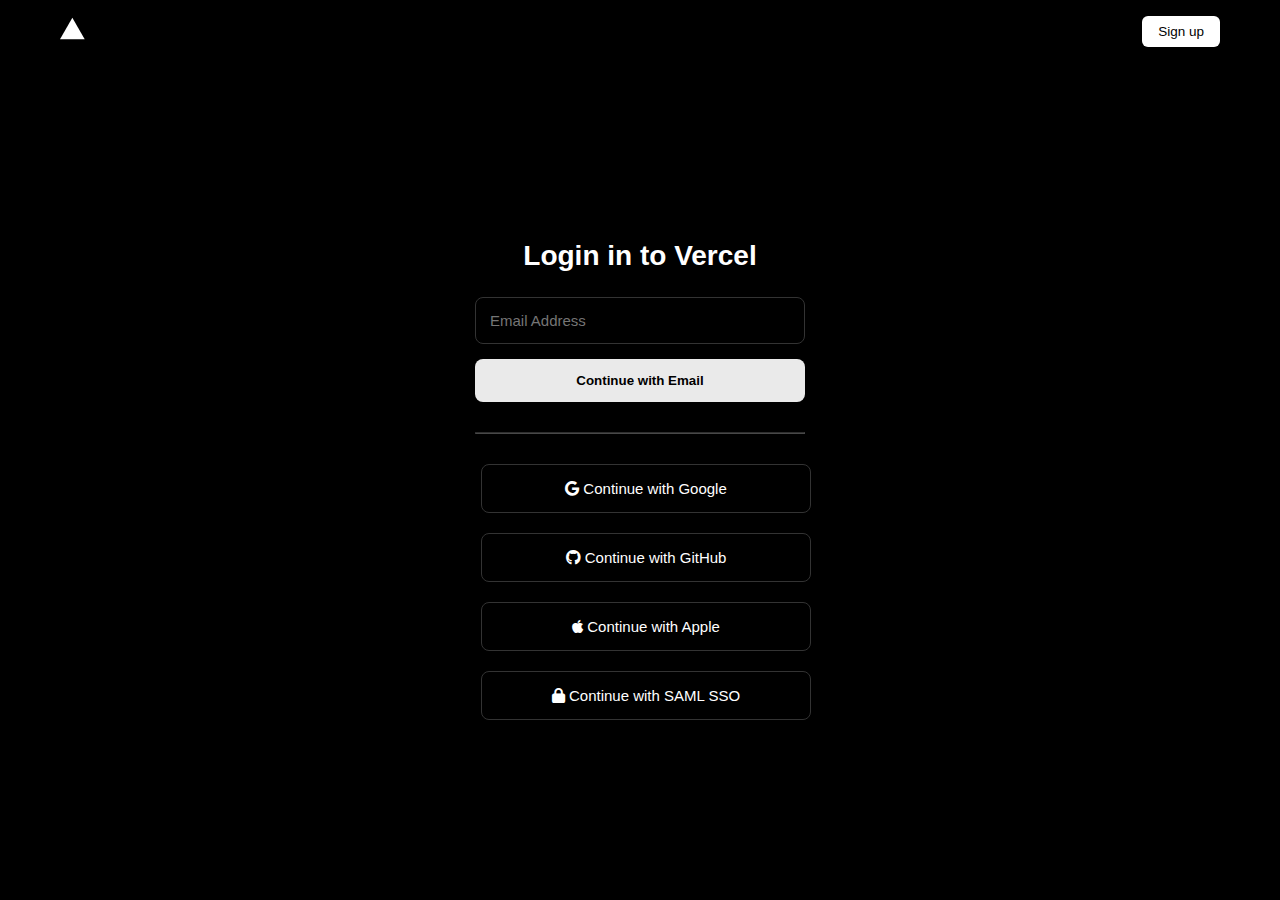
<file: login.html>
<!DOCTYPE html>
<html lang="en">

<head>
  <meta charset="UTF-8">
  <meta name="viewport" content="width=device-width, initial-scale=1.0">
  <title>Document</title>
  <link rel="stylesheet" href="login.css">
  <link rel="stylesheet" href="https://cdnjs.cloudflare.com/ajax/libs/font-awesome/6.5.0/css/all.min.css">
</head>
</head>

<body>
  <nav class="navbar">
    <div class="logo">
      <a href="index.html">
        <svg width="25" height="25" viewBox="0 0 76 65" fill="none" xmlns="http://www.w3.org/2000/svg">
          <path d="M37.5274 0L75.0548 65H0L37.5274 0Z" fill="#ffffff" />
        </svg>
      </a>
    </div>
    <div class="right">
      <a href="signIn.html" class="signup">Sign up</a>
    </div>
  </nav>
  <div class="container">
    <h1>Login in to Vercel</h1>
    <form action="#">
      <input type="email" placeholder="Email Address">
      <button class="primary-btn">Continue with Email</button>
      <hr class="divider">
      <button class="social-btn">
        <i class="fa-brands fa-google"></i>
        Continue with Google
      </button>

      <button class="social-btn">
        <i class="fa-brands fa-github"></i>
        Continue with GitHub
      </button>

      <button class="social-btn">
        <i class="fa-brands fa-apple"></i>
        Continue with Apple
      </button>

      <button class="social-btn">
        <i class="fa-solid fa-lock"></i>
        Continue with SAML SSO
      </button>
    </form>
  </div>
</body>

</html>
</file>
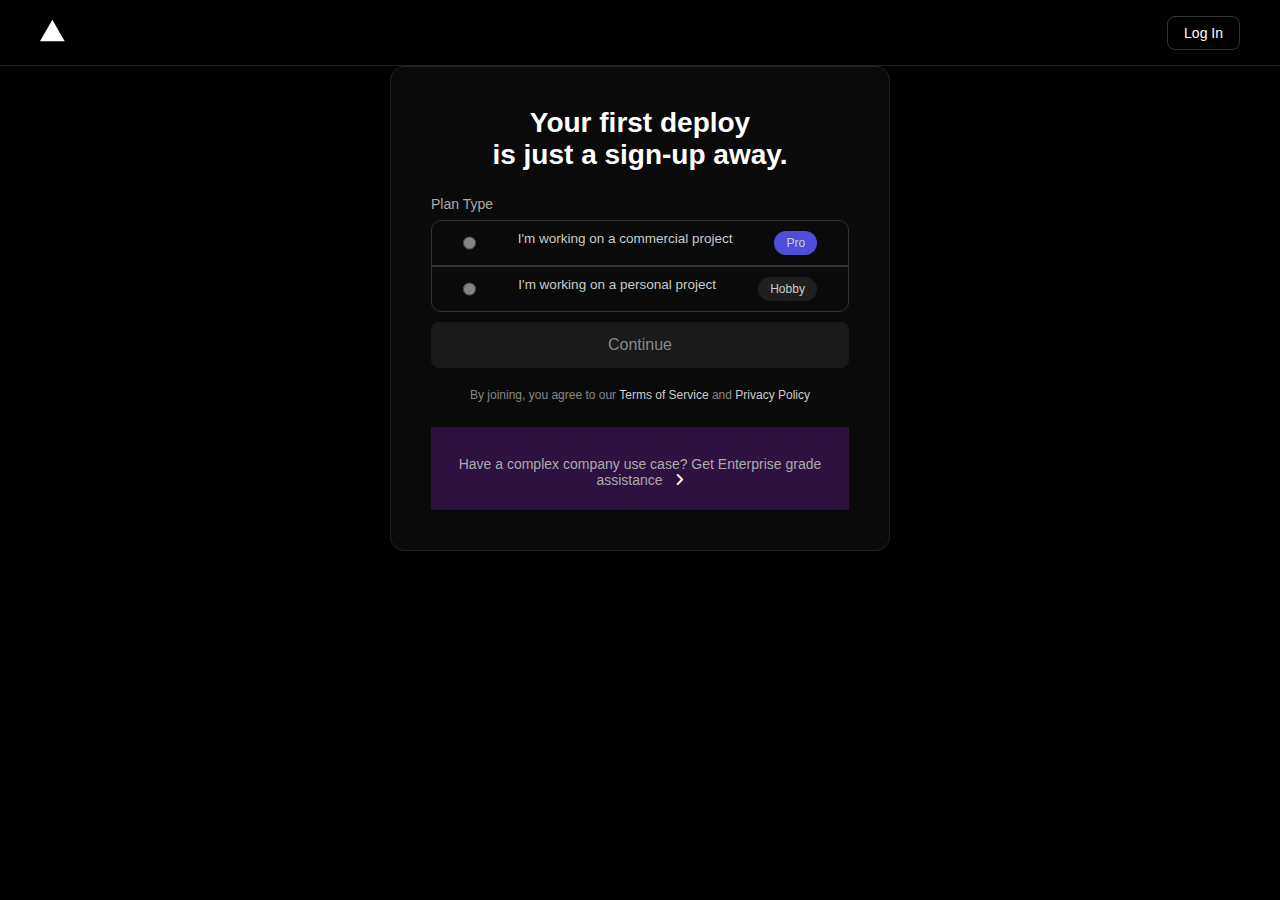
<file: signIn.html>
<!DOCTYPE html>
<html lang="en">
<head>
    <meta charset="UTF-8">
    <meta name="viewport" content="width=device-width, initial-scale=1.0">
    <title>Document</title>
    <link rel="stylesheet" href="signIn.css">
    <link rel="stylesheet" href="https://cdnjs.cloudflare.com/ajax/libs/font-awesome/6.5.0/css/all.min.css">
</head>
</head>
<body>
    <nav class="navbar">
        <div class="logo">
            <svg
                width="25"
                height="25"
                viewBox="0 0 76 65"
                fill="none" xmlns="http://www.w3.org/2000/svg"><path
                d="M37.5274 0L75.0548 65H0L37.5274 0Z" fill="#ffffff"/>
            </svg>
        </div>
        <div class="right">
            <a href="login.html" class="login">Log In</a>
        </div>
    </nav>
    <div class="container">
        <h1>Your first deploy <br>is just a sign-up away.</h1>
        <p>Plan Type</p>
        <div class="plan-container" id="box1">
            <input type="radio" name="plan" id="pro">
            <label for="pro">I'm working on a commercial project</label>
            <span id="pro">Pro</span>
        </div>
        <div class="plan-container" id="box2">
            <input type="radio" name="plan" id="hobby">
            <label for="hobby">I'm working on a personal project</label>
            <span id="hobby">Hobby</span>
        </div>
        <p class="teamName">Team Name</p>
        <input type="text" placeholder="Team Name" class="teamName" id="team">
        <button class="primary-btn">Continue</button>
        <div class="agreement">By joining, you agree to our <a href="#">Terms of Service</a> and <a href="#">Privacy Policy</a></div>
        <div class="askAi">
            <p>Have a complex company use case? 
                Get Enterprise grade assistance <a href="#"><i class="fa-solid fa-angle-right"></i></a>
            </p>
        </div>
    </div>
</body>
</html>
</file>
<file: login.css>
*{
  margin:0;
  padding:0;
  box-sizing:border-box;
  font-family: Arial, Helvetica, sans-serif;
}

body{
  background:black;
  color:white;
  min-height:100vh;
  display:flex;
  justify-content:center;
  align-items:center;
  flex-direction:column;
}

.navbar{
  display:flex;
  justify-content:space-between;
  align-items:center;
  padding:16px 60px;
  background:black;
  color:white;
  width:100%;
  position:fixed;
  top:0;
  left:0;
}

.logo{
  font-size:22px;
  font-weight:bold;
  text-decoration:none;
  color:white;
  display: flex;
  align-items: flex-end;
}

.right{
  display:flex;
  align-items:center;
  gap:20px;
}

.signup{
  text-decoration:none;
  background:white;
  color:black;
  padding:8px 16px;
  border-radius:6px;
  transition:0.3s;
  font-size:13.5px;
  font-weight: 500;
}

.signup:hover{
  background:#ddd;
}

.container{
  width:350px;
  text-align:center;
  margin-top:80px;
}

h1{
  margin-bottom:25px;
  font-size:28px;
}

input{
  width: 330px;
  padding:14px;
  background:black;
  border:1px solid #333;
  border-radius:8px;
  color:white;
  margin-bottom:15px;
  font-size:15px;
}

input:focus{
  border:1px solid #666;
}

.primary-btn{
  width:330px;
  padding:14px;
  border-radius:8px;
  border:none;
  background:#eaeaea;
  font-weight:bold;
  margin-bottom:20px;
  cursor:pointer;
}

.divider{
  opacity: 0.3;
  margin: 10px 0 30px 10px;
  width: 330px;
}

.social-btn{
  width:330px;
  padding: 15px;
  margin: 0 0 20px 12px;
  background:black;
  color:white;
  border:1px solid #333;
  border-radius:8px;
  text-align:left;
  font-size:15px;
  cursor:pointer;
  text-align: center;
  gap:12px;
}

.social-btn:hover{
  border:1px solid #666;
}
</file>
<file: signIn.css>
*{
    margin:0;
    padding:0;
    box-sizing:border-box;
    font-family: Arial, Helvetica, sans-serif;
}

body{
    background:#000;
    color:#fff;
    display: flex;
    flex-direction: column;
    align-items: center;
}

/* Navbar */
.navbar{
    display:flex;
    width: 100%;
    justify-content:space-between;
    align-items:center;
    padding:18px 40px;
    border-bottom:1px solid #222;
}

.login{
    color:#fff;
    text-decoration:none;
    border:1px solid #333;
    padding:8px 16px;
    border-radius:8px;
    font-size:14px;
}

.container{
    width:500px;
    background:#0a0a0a;
    padding:40px;
    border-radius:14px;
    border:1px solid #222;
}

.container h1{
    font-size:28px;
    font-weight:600;
    text-align:center;
    margin-bottom:25px;
}

.container p{
    color:#aaa;
    font-size:14px;
    margin:15px 0 8px;
}

.plan-container{
    display:flex;
    font-size: 13.5px;
    color: #ccc;
    justify-content: space-around;
    text-align: left;
    border:1px solid #333;
    padding:10px;
    cursor:pointer;
}
.plan-container input{
    opacity: 0.5;
}
.plan-container input:checked{
    opacity: 1;
}
.plan-container:hover{
    border:1px solid #555;
}

#box1 {
    border-top-left-radius: 10px;
    border-top-right-radius: 10px;
}
#box2 {
    border-bottom-left-radius: 10px;
    border-bottom-right-radius: 10px;
}

#pro {
    background-color: rgb(78, 78, 218);
}
.plan-container span{
    background:#1f1f1f;
    padding:5px 12px;
    border-radius:20px;
    font-size:12px;
    color:#ccc;
}

.team{
    width:100%;
    padding:14px;
    background:#111;
    border:1px solid #333;
    border-radius:8px;
    color:#fff;
    margin-bottom:20px;
}
.teamName{
    display: none;
}
/* button */
.primary-btn{
    width:100%;
    padding:14px;
    background:#1a1a1a;
    border:none;
    border-radius:8px;
    color:#888;
    font-size:16px;
    margin-top:10px;
}

/* agreement */
.agreement{
    text-align:center;
    font-size:12px;
    color:#888;
    margin-top:20px;
}

.agreement a{
    color:#ccc;
    text-decoration:none;
}

/* bottom purple box */
.askAi{
    background:#2d123f;
    margin-top:25px;
    padding:14px;
    text-align:center;
    font-size:14px;
    color:#d6a8ff;
}

.askAi a{
    color: #fff;
    margin-left:8px;
}
</file>
